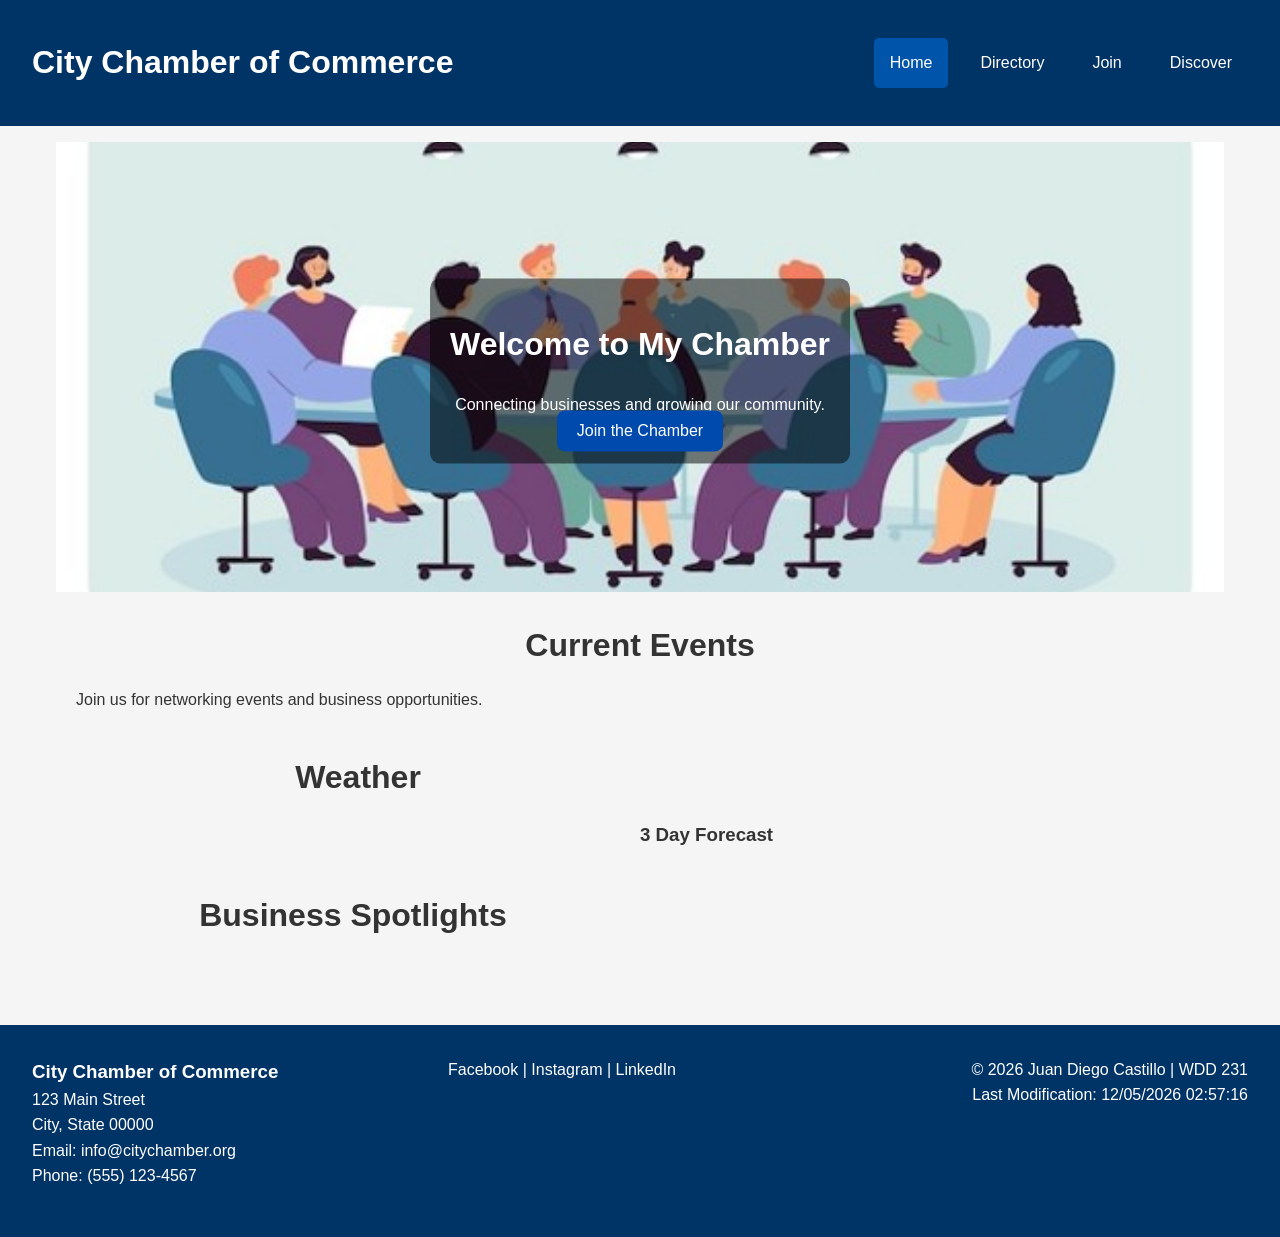
<file: chamber/index.html>
<!DOCTYPE html>
<html lang="en">
<head>
    <meta charset="UTF-8">
    <meta name="viewport" content="width=device-width, initial-scale=1.0">

    <title>Chamber of Commerce | Directory</title>

    <meta name="description" content="Directory of businesses that belong to the Chamber of Commerce.">
    <meta name="author" content="Juan Diego Castillo">

    <!-- Open Graph / Facebook -->
    <meta property="og:title" content="City Chamber of Commerce Home">
    <meta property="og:description" content="Connect with local businesses and community events.">
    <meta property="og:url" content="https://Juan2099.github.io/wdd231/chamber/">
    <meta property="og:image" content="images/plazaLima.jpg">
    <meta property="og:type" content="website">

    <!-- Favicon -->
    <link rel="icon" href="images/favicon.png">

    <!-- CSS -->
    <link rel="stylesheet" href="css/normalize.css">
    <link rel="stylesheet" href="css/small.css">
    <link rel="stylesheet" href="css/larger.css">

    <!-- JavaScript -->
    <script src="js/directory.js" defer></script>
    <script src="js/date.js" defer></script>
    <script src="js/weather.js" defer></script>
    <script src="js/spotlight.js" defer></script>
</head>

<body>

    <header>
        <div class="logo">
            <h1>City Chamber of Commerce</h1>
        </div>

        <nav>
            <ul class="navigation">
                <li><a href="index.html"  class="active">Home</a></li>
                <li><a href="directory.html">Directory</a></li>
                <li><a href="join.html">Join</a></li>
                <li><a href="discover.html">Discover</a></li>
            </ul>
        </nav>
    </header>

    <main>

        <!-- Hero -->
        <section class="hero">
            <img src="images/hero.jpg" alt="Chamber business community">
            
            <div class="hero-text">
                <h1>Welcome to My Chamber</h1>
                <p>Connecting businesses and growing our community.</p>

                <a href="join.html" class="cta">
                    Join the Chamber
                </a>
            </div>
        </section>


        <!-- Events -->
        <section class="events">
            <h2>Current Events</h2>

            <p>
                Join us for networking events and business opportunities.
            </p>
        </section>


        <!-- Weather -->
        <section class="weather">
            <h2>Weather</h2>

            <p id="current-temp"></p>
            <p id="weather-desc"></p>

            <h3>3 Day Forecast</h3>

            <div id="forecast"></div>

        </section>


        <!-- Spotlights -->
        <section class="spotlights">

            <h2>Business Spotlights</h2>

            <div id="spotlight-container"></div>

        </section>


    </main>

    <footer>

        <div class="contact-info">
            <h3>City Chamber of Commerce</h3>
            <p>123 Main Street</p>
            <p>City, State 00000</p>
            <p>Email: info@citychamber.org</p>
            <p>Phone: (555) 123-4567</p>
        </div>

        <div class="social">
            <a href="#">Facebook</a> |
            <a href="#">Instagram</a> |
            <a href="#">LinkedIn</a>
        </div>

        <div class="developer-info">
            <p>
                &copy;
                <span id="year"></span>
                Juan Diego Castillo | WDD 231
            </p>

            <p id="lastModified"></p>
        </div>

    </footer>

</body>
</html>
</file>
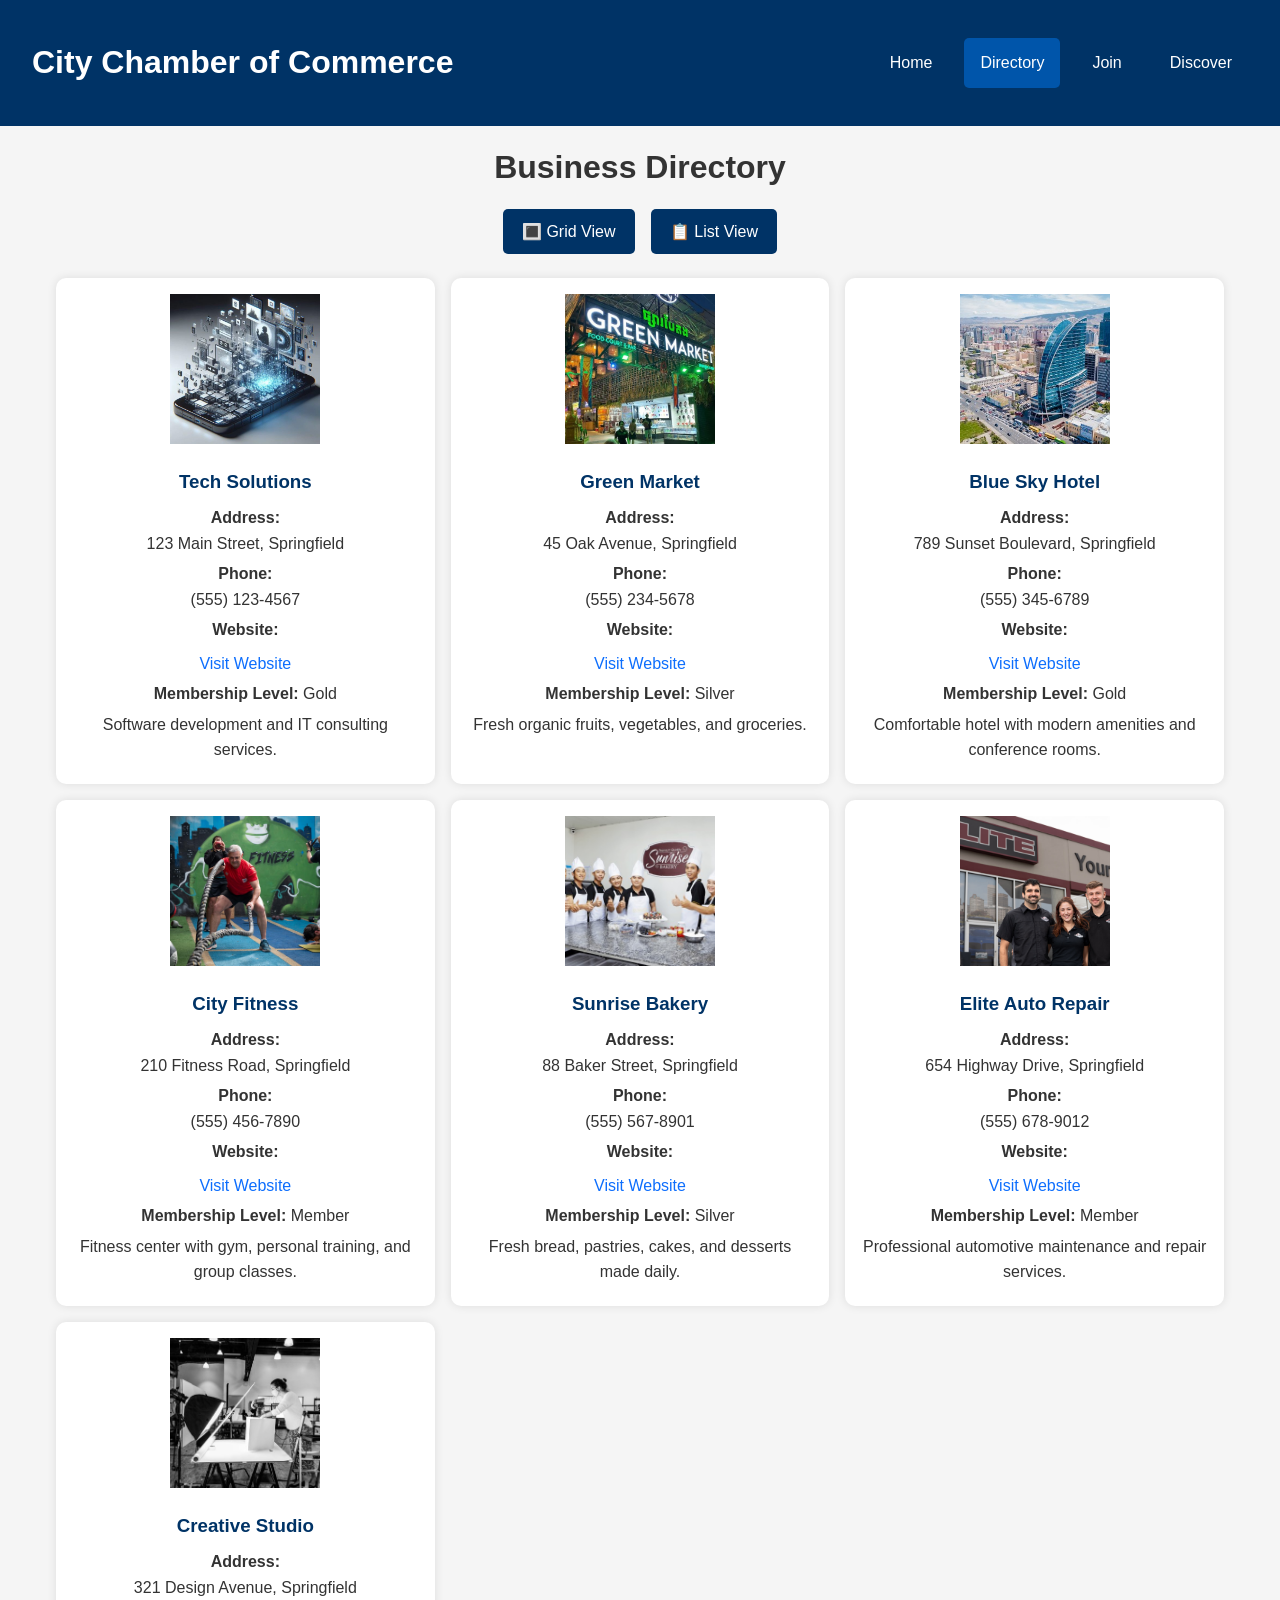
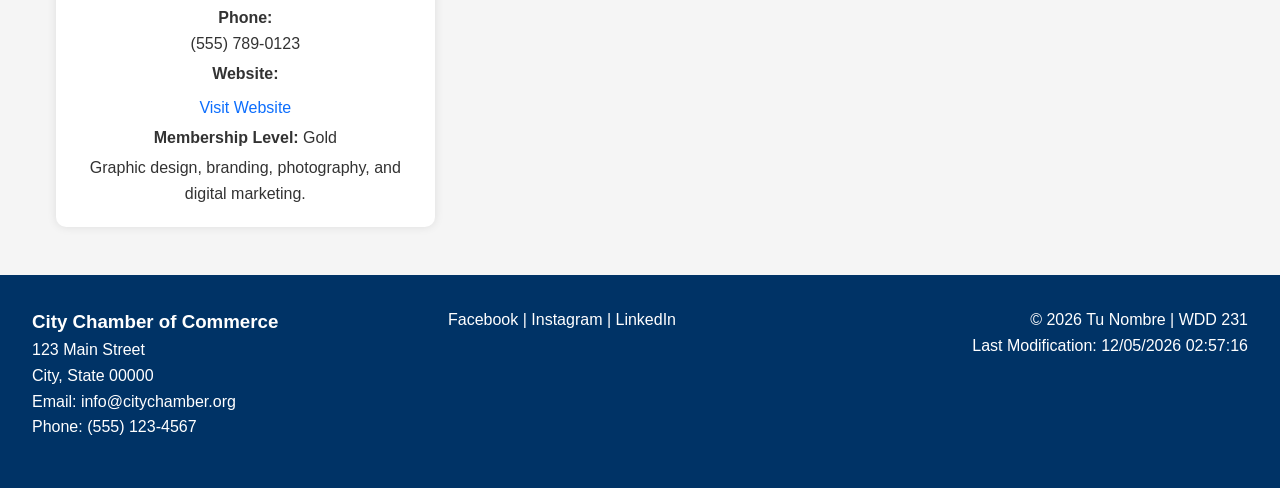
<file: chamber/directory.html>
<!DOCTYPE html>
<html lang="en">
<head>
    <meta charset="UTF-8">
    <meta name="viewport" content="width=device-width, initial-scale=1.0">

    <title>Chamber of Commerce | Directory</title>

    <meta name="description" content="Directory of businesses that belong to the Chamber of Commerce.">
    <meta name="author" content="Juan Diego Castillo">

    <!-- Open Graph / Facebook -->
    <meta property="og:title" content="Chamber of Commerce Directory">
    <meta property="og:description" content="Explore businesses that are members of our Chamber of Commerce.">
    <meta property="og:image" content="images/plazaLima.jpg">
    <meta property="og:url" content="https://tuusuario.github.io/wdd231/chamber/directory.html">
    <meta property="og:type" content="website">

    <!-- Favicon -->
    <link rel="icon" href="images/favicon.png">

    <!-- CSS -->
    <link rel="stylesheet" href="css/normalize.css">
    <link rel="stylesheet" href="css/small.css">
    <link rel="stylesheet" href="css/larger.css">

    <!-- JavaScript -->
    <script src="js/directory.js" defer></script>
    <script src="js/date.js" defer></script>
</head>

<body>

    <header>
        <div class="logo">
            <h1>City Chamber of Commerce</h1>
        </div>

        <nav>
            <ul class="navigation">
                <li><a href="index.html">Home</a></li>
                <li><a href="directory.html" class="active">Directory</a></li>
                <li><a href="join.html">Join</a></li>
                <li><a href="discover.html">Discover</a></li>
            </ul>
        </nav>
    </header>

    <main>

        <h2>Business Directory</h2>

        <div class="view-buttons">
            <button id="grid">🔳 Grid View</button>
            <button id="list">📋 List View</button>
        </div>

        <section id="members" class="grid">

            <!-- Las tarjetas se crean desde JavaScript -->

        </section>

    </main>

    <footer>

        <div class="contact-info">
            <h3>City Chamber of Commerce</h3>
            <p>123 Main Street</p>
            <p>City, State 00000</p>
            <p>Email: info@citychamber.org</p>
            <p>Phone: (555) 123-4567</p>
        </div>

        <div class="social">
            <a href="#">Facebook</a> |
            <a href="#">Instagram</a> |
            <a href="#">LinkedIn</a>
        </div>

        <div class="developer-info">
            <p>
                &copy;
                <span id="year"></span>
                Tu Nombre | WDD 231
            </p>

            <p id="lastModified"></p>
        </div>

    </footer>

</body>
</html>
</file>
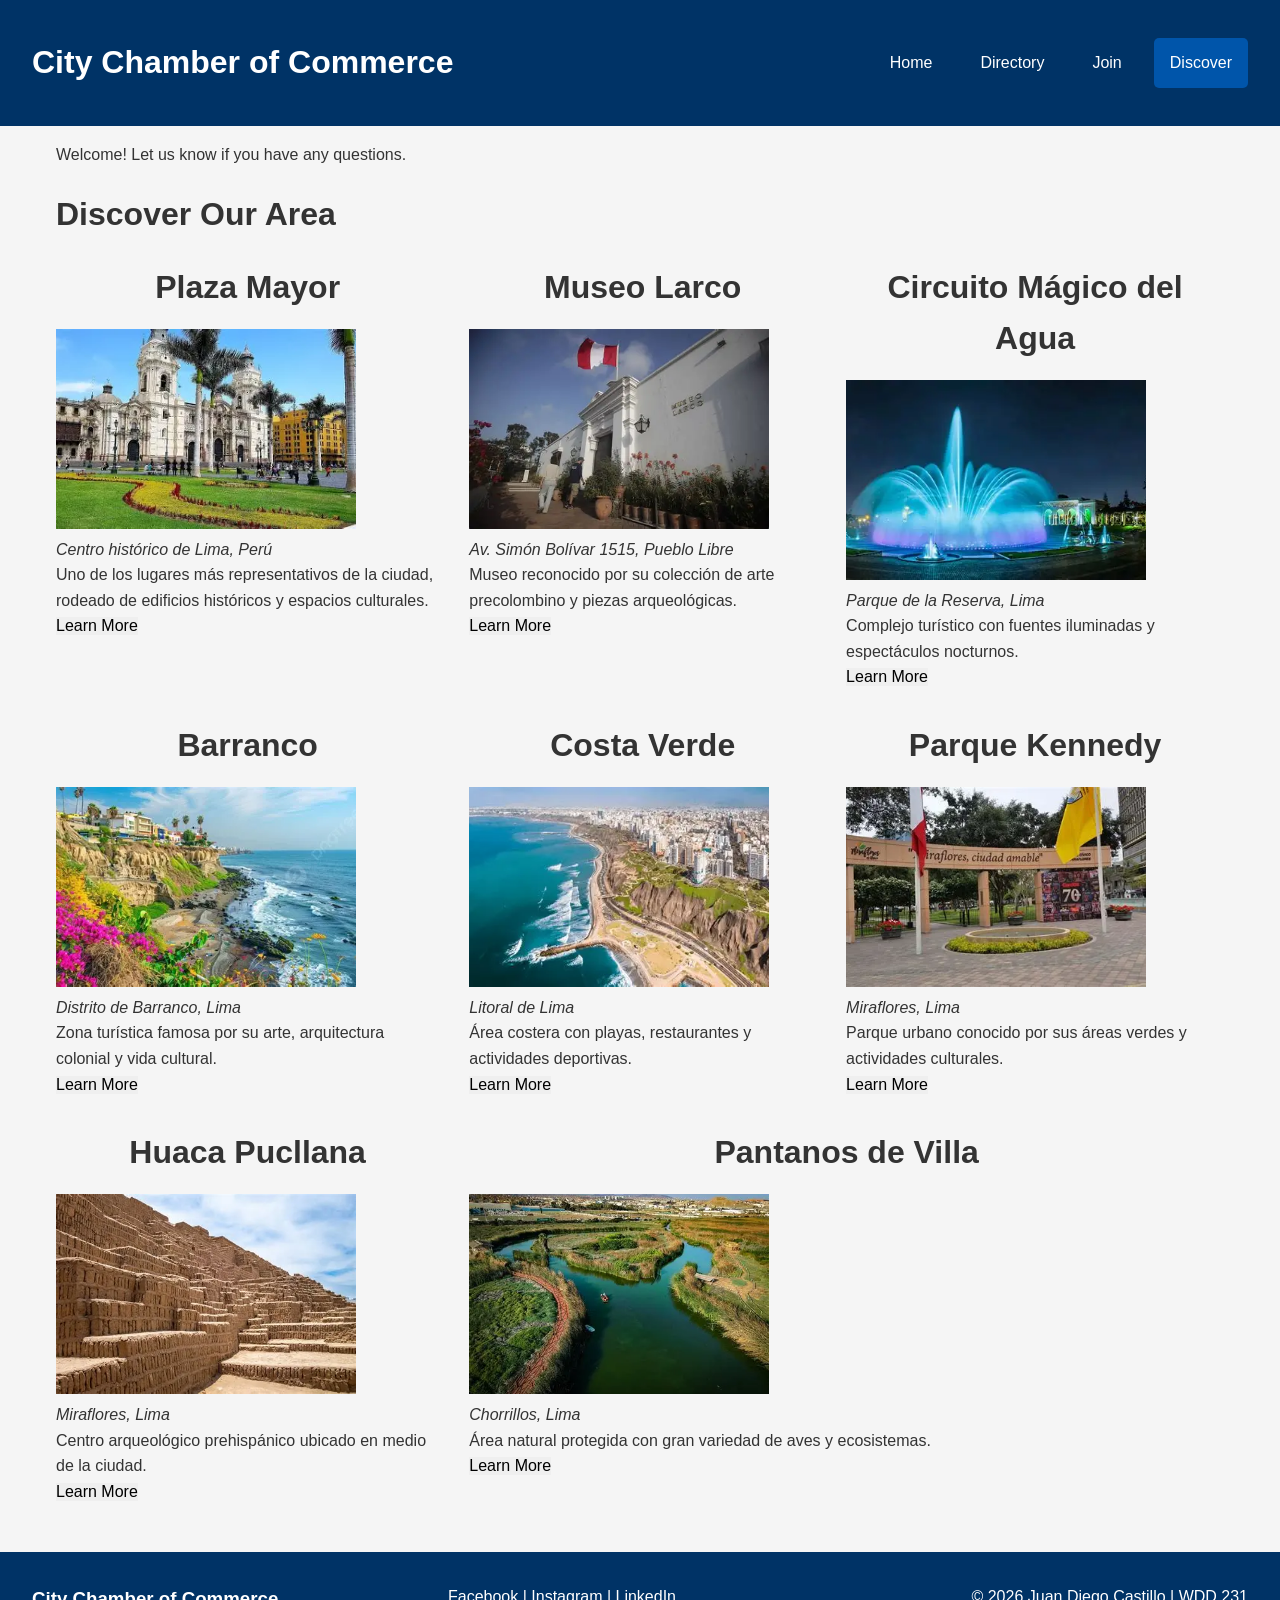
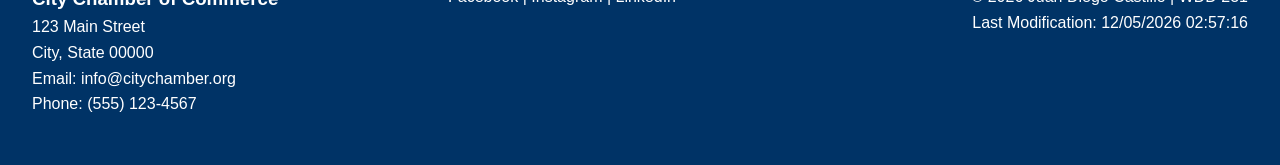
<file: chamber/discover.html>
<!DOCTYPE html>
<html lang="en">

<head>
    <meta charset="UTF-8">
    <meta name="viewport" content="width=device-width, initial-scale=1.0">

    <title>Chamber of Commerce | Discover</title>

    <meta name="description" content="Directory of businesses that belong to the Chamber of Commerce.">
    <meta name="author" content="Juan Diego Castillo">

    <!-- Open Graph / Facebook -->
    <meta property="og:title" content="Chamber of Commerce Discover">
    <meta property="og:description" content="Explore businesses that are members of our Chamber of Commerce.">
    <meta property="og:image" content="images/plazaLima.jpg">
    <meta property="og:url" content="https://Juan2099.github.io/wdd231/chamber/directory.html">
    <meta property="og:type" content="website">

    <!-- Favicon -->
    <link rel="icon" href="images/favicon.png">

    <!-- CSS -->
    <link rel="stylesheet" href="css/normalize.css">
    <link rel="stylesheet" href="css/small.css">
    <link rel="stylesheet" href="css/larger.css">

    <!-- JavaScript -->
    <script src="js/directory.js" defer></script>
    <script src="js/date.js" defer></script>
    <script type="module" src="js/discover.js"></script>

</head>


<body>

    <header>
        <div class="logo">
            <h1>City Chamber of Commerce</h1>
        </div>

        <nav>
            <ul class="navigation">
                <li><a href="index.html">Home</a></li>
                <li><a href="directory.html">Directory</a></li>
                <li><a href="join.html">Join</a></li>
                <li><a href="discover.html"  class="active" >Discover</a></li>
            </ul>
        </nav>
    </header>



    <main>

        <section id="visit-message"></section>


        <h1>Discover Our Area</h1>


        <div id="discover-grid">

        </div>


    </main>


    <footer>

        <div class="contact-info">
            <h3>City Chamber of Commerce</h3>
            <p>123 Main Street</p>
            <p>City, State 00000</p>
            <p>Email: info@citychamber.org</p>
            <p>Phone: (555) 123-4567</p>
        </div>

        <div class="social">
            <a href="#">Facebook</a> |
            <a href="#">Instagram</a> |
            <a href="#">LinkedIn</a>
        </div>

        <div class="developer-info">
            <p>
                &copy;
                <span id="year"></span>
                Juan Diego Castillo | WDD 231
            </p>

            <p id="lastModified"></p>
        </div>

    </footer>


</body>

</html>
</file>
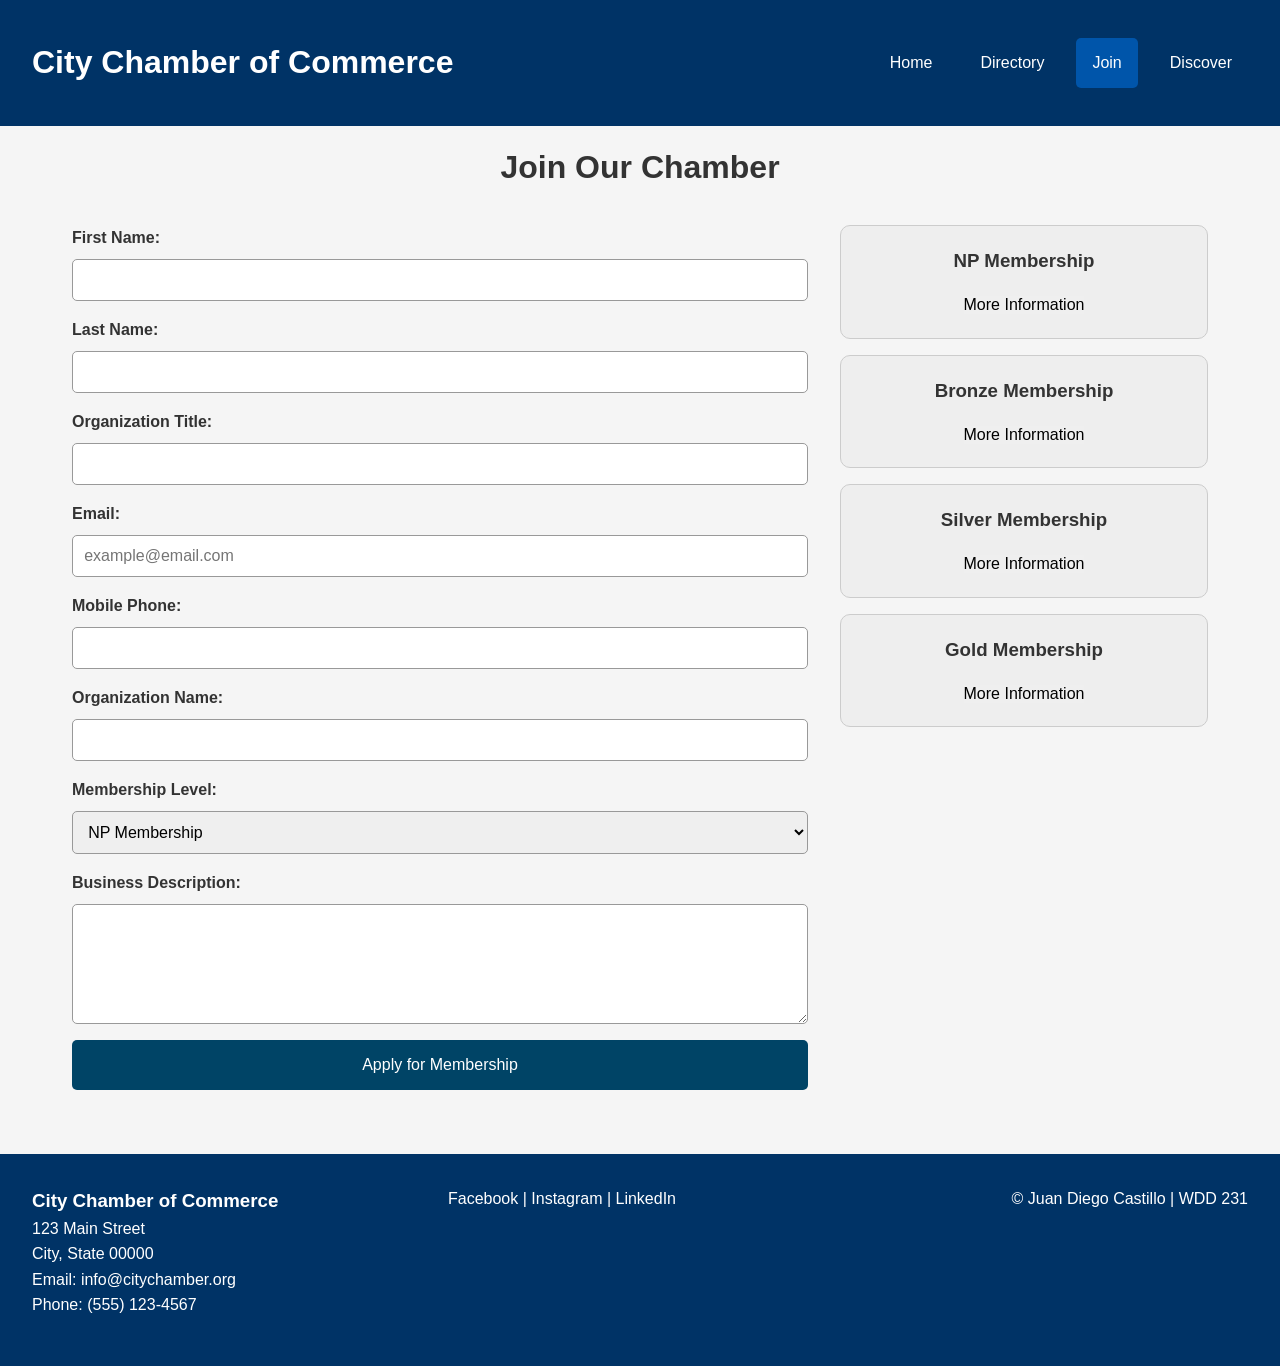
<file: chamber/join.html>
<!DOCTYPE html>
<html lang="en">

<head>
    <meta charset="UTF-8">
    <meta name="viewport" content="width=device-width, initial-scale=1.0">

    <title>Join Chamber</title>

    <!-- CSS -->
    <link rel="stylesheet" href="css/normalize.css">
    <link rel="stylesheet" href="css/small.css">
    <link rel="stylesheet" href="css/larger.css">
</head>


<body>

    <header>
       <h1>City Chamber of Commerce</h1>

        <nav>
            <ul class="navigation">
                <li><a href="index.html">Home</a></li>
                <li><a href="directory.html" >Directory</a></li>
                <li><a href="join.html"  class="active">Join</a></li>
                <li><a href="discover.html">Discover</a></li>
            </ul>
        </nav>
    </header>


    <main>

        <h2>Join Our Chamber</h2>


        <div class="join-container">


            <!-- FORMULARIO -->

            <form method="get" action="thankyou.html">


                <label>
                    First Name:
                    <input type="text" name="first" title="Applicant first name" autocomplete="given-name" required>
                </label>


                <label>
                    Last Name:
                    <input type="text" name="last" title="Applicant last name" autocomplete="family-name" required>
                </label>


                <label>
                    Organization Title:

                    <input type="text" name="organization-title" title="Organization title"
                        autocomplete="organization-title" pattern="[A-Za-z -]{7,}">
                </label>



                <label>
                    Email:

                    <input type="email" name="email" title="Email address" autocomplete="email"
                        placeholder="example@email.com" required>

                </label>



                <label>
                    Mobile Phone:

                    <input type="tel" name="phone" title="Mobile phone number" autocomplete="tel" required>

                </label>



                <label>
                    Organization Name:

                    <input type="text" name="organization" title="Organization name" autocomplete="organization"
                        required>

                </label>



                <label>
                    Membership Level:

                    <select name="membership">

                        <option value="np">
                            NP Membership
                        </option>

                        <option value="bronze">
                            Bronze Membership
                        </option>

                        <option value="silver">
                            Silver Membership
                        </option>

                        <option value="gold">
                            Gold Membership
                        </option>

                    </select>

                </label>




                <label>
                    Business Description:

                    <textarea name="description" title="Organization description">
</textarea>

                </label>




                <input type="hidden" name="timestamp" id="timestamp">



                <input type="submit" value="Apply for Membership">


            </form>



            <!-- MEMBERSHIP CARDS -->

            <section class="membership-cards">

    <div class="card">
        <h3>NP Membership</h3>
        <button id="openNp">More Information</button>
    </div>


    <div class="card">
        <h3>Bronze Membership</h3>
        <button id="openBronze">More Information</button>
    </div>


    <div class="card">
        <h3>Silver Membership</h3>
        <button id="openSilver">More Information</button>
    </div>


    <div class="card">
        <h3>Gold Membership</h3>
        <button id="openGold">More Information</button>
    </div>

</section>


        </div>


    </main>

   <!-- NP MODAL -->

<div id="npModal" class="modal">

    <div class="modal-content">

        <button id="closeNp">X</button>

        <h2>NP Membership</h2>

        <p>
        For nonprofit organizations. No membership fee.
        </p>

    </div>

</div>



<!-- BRONZE MODAL -->

<div id="bronzeModal" class="modal">

    <div class="modal-content">

        <button id="closeBronze">X</button>

        <h2>Bronze Membership</h2>

        <p>
        Includes networking and training opportunities.
        </p>

    </div>

</div>




<!-- SILVER MODAL -->

<div id="silverModal" class="modal">

    <div class="modal-content">

        <button id="closeSilver">X</button>

        <h2>Silver Membership</h2>

        <p>
        Includes advertising and special events.
        </p>

    </div>

</div>




<!-- GOLD MODAL -->

<div id="goldModal" class="modal">

    <div class="modal-content">

        <button id="closeGold">X</button>

        <h2>Gold Membership</h2>

        <p>
        Includes premium advertising and maximum benefits.
        </p>

    </div>

</div>

    <footer>

        <div class="contact-info">
            <h3>City Chamber of Commerce</h3>
            <p>123 Main Street</p>
            <p>City, State 00000</p>
            <p>Email: info@citychamber.org</p>
            <p>Phone: (555) 123-4567</p>
        </div>

        <div class="social">
            <a href="#">Facebook</a> |
            <a href="#">Instagram</a> |
            <a href="#">LinkedIn</a>
        </div>

        <div class="developer-info">
            <p>
                &copy;
                <span id="year"></span>
                Juan Diego Castillo | WDD 231
            </p>

            <p id="lastModified"></p>
        </div>

    </footer>



    <script>

        document.querySelector("#timestamp").value =
            new Date();

 


const npModal = document.getElementById("npModal");
const bronzeModal = document.getElementById("bronzeModal");
const silverModal = document.getElementById("silverModal");
const goldModal = document.getElementById("goldModal");



document.getElementById("openNp").onclick = function(){
    npModal.style.display = "block";
}


document.getElementById("openBronze").onclick = function(){
    bronzeModal.style.display = "block";
}


document.getElementById("openSilver").onclick = function(){
    silverModal.style.display = "block";
}


document.getElementById("openGold").onclick = function(){
    goldModal.style.display = "block";
}





document.getElementById("closeNp").onclick = function(){
    npModal.style.display = "none";
}


document.getElementById("closeBronze").onclick = function(){
    bronzeModal.style.display = "none";
}


document.getElementById("closeSilver").onclick = function(){
    silverModal.style.display = "none";
}


document.getElementById("closeGold").onclick = function(){
    goldModal.style.display = "none";
}



</script>
</body>

</html>
</file>
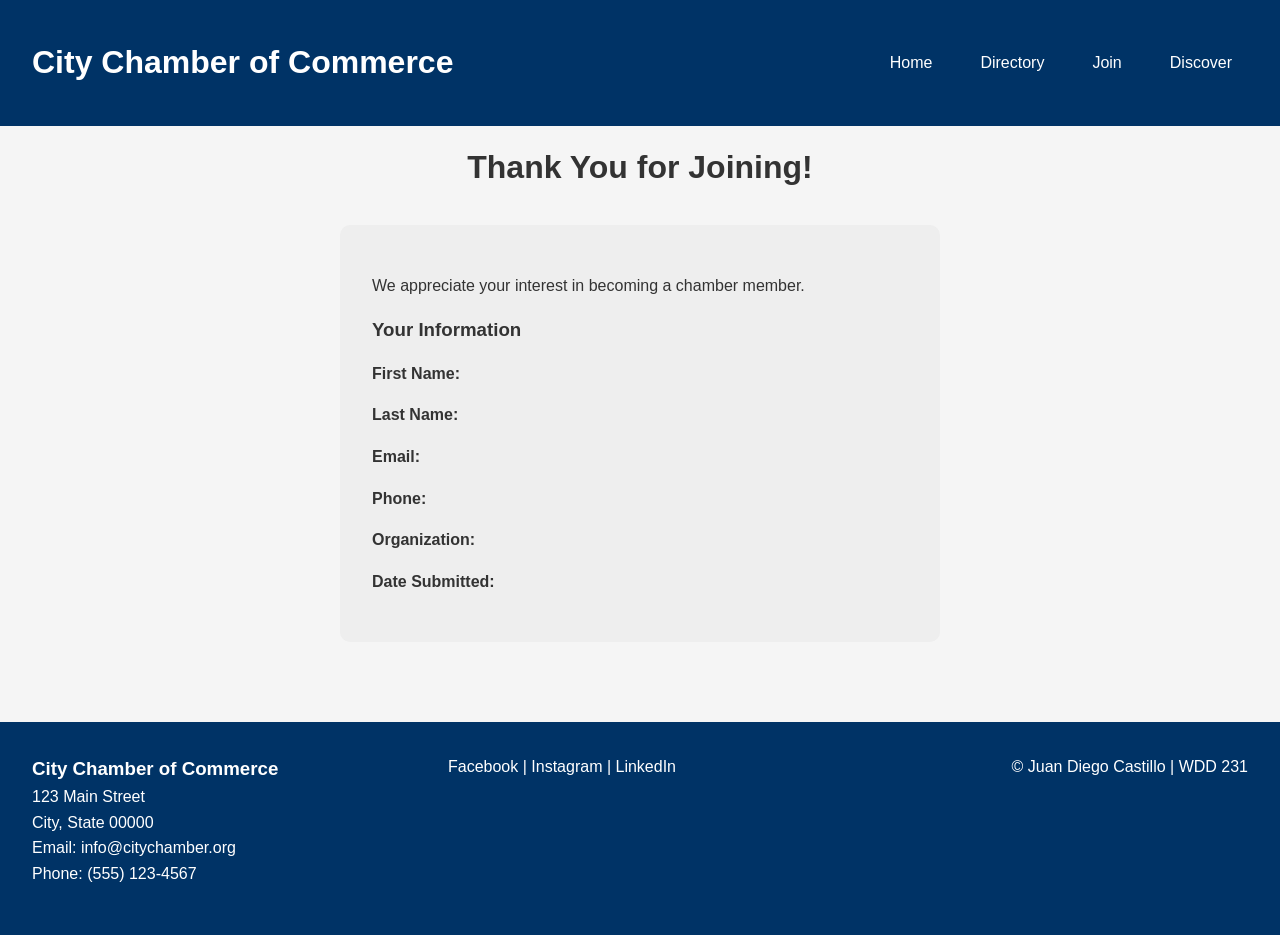
<file: chamber/thankyou.html>
<!DOCTYPE html>
<html lang="en">

<head>

    <meta charset="UTF-8">

    <meta name="viewport" content="width=device-width, initial-scale=1.0">

    <title>Thank You</title>

    <!-- CSS -->
    <link rel="stylesheet" href="css/normalize.css">
    <link rel="stylesheet" href="css/small.css">
    <link rel="stylesheet" href="css/larger.css">

</head>


<body>


    <header>

        <h1>City Chamber of Commerce</h1>


        <nav>
            <ul class="navigation">
                <li><a href="index.html">Home</a></li>
                <li><a href="directory.html">Directory</a></li>
                <li><a href="join.html">Join</a></li>
                <li><a href="discover.html">Discover</a></li>
            </ul>
        </nav>


    </header>



    <main>


        <h2>Thank You for Joining!</h2>


        <section class="thankyou-box">


            <p>
                We appreciate your interest in becoming a chamber member.
            </p>


            <h3>Your Information</h3>


            <p>
                <strong>First Name:</strong>
                <span id="first"></span>
            </p>


            <p>
                <strong>Last Name:</strong>
                <span id="last"></span>
            </p>


            <p>
                <strong>Email:</strong>
                <span id="email"></span>
            </p>


            <p>
                <strong>Phone:</strong>
                <span id="phone"></span>
            </p>


            <p>
                <strong>Organization:</strong>
                <span id="organization"></span>
            </p>


            <p>
                <strong>Date Submitted:</strong>
                <span id="timestamp"></span>
            </p>


        </section>



    </main>




    <footer>

        <div class="contact-info">
            <h3>City Chamber of Commerce</h3>
            <p>123 Main Street</p>
            <p>City, State 00000</p>
            <p>Email: info@citychamber.org</p>
            <p>Phone: (555) 123-4567</p>
        </div>

        <div class="social">
            <a href="#">Facebook</a> |
            <a href="#">Instagram</a> |
            <a href="#">LinkedIn</a>
        </div>

        <div class="developer-info">
            <p>
                &copy;
                <span id="year"></span>
                Juan Diego Castillo | WDD 231
            </p>

            <p id="lastModified"></p>
        </div>

    </footer>





    <script>


        const params = new URLSearchParams(window.location.search);



        document.querySelector("#first").textContent =
            params.get("first");


        document.querySelector("#last").textContent =
            params.get("last");


        document.querySelector("#email").textContent =
            params.get("email");


        document.querySelector("#phone").textContent =
            params.get("phone");


        document.querySelector("#organization").textContent =
            params.get("organization");


        document.querySelector("#timestamp").textContent =
            params.get("timestamp");



    </script>



</body>

</html>
</file>
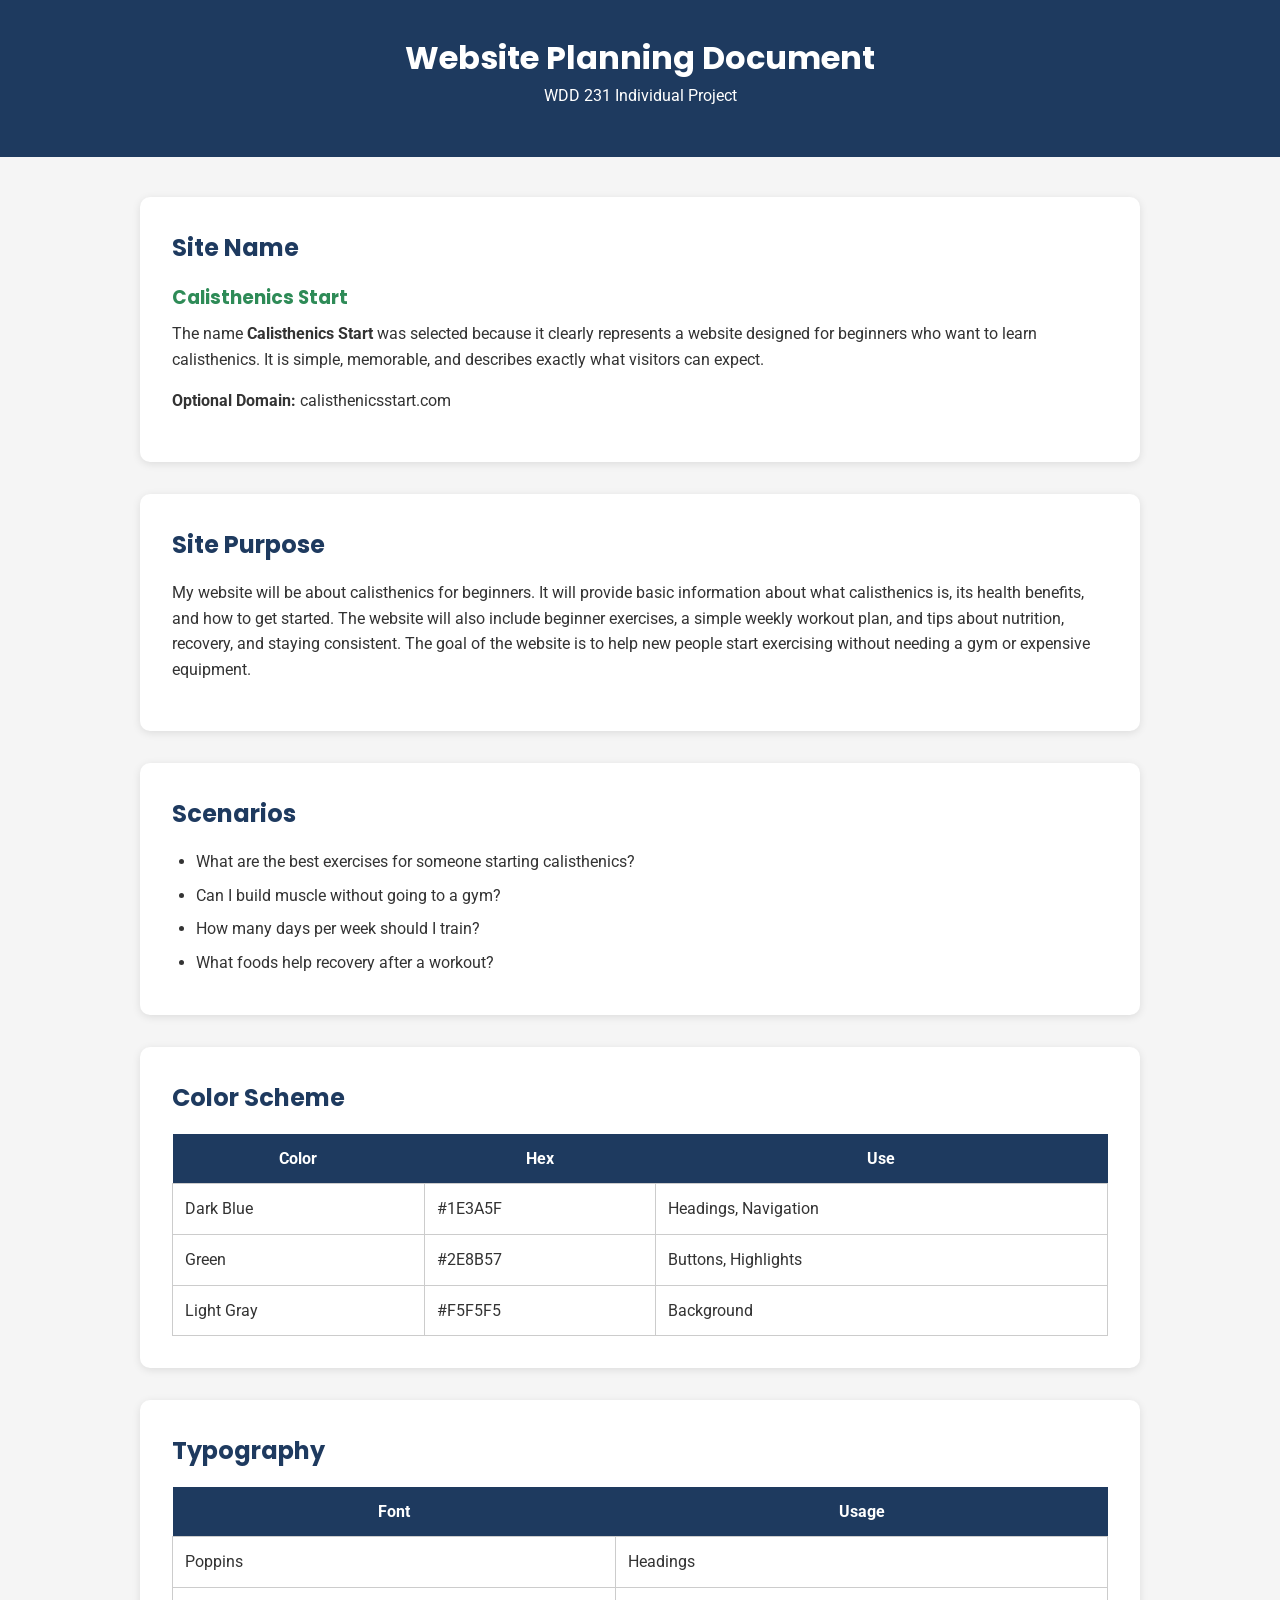
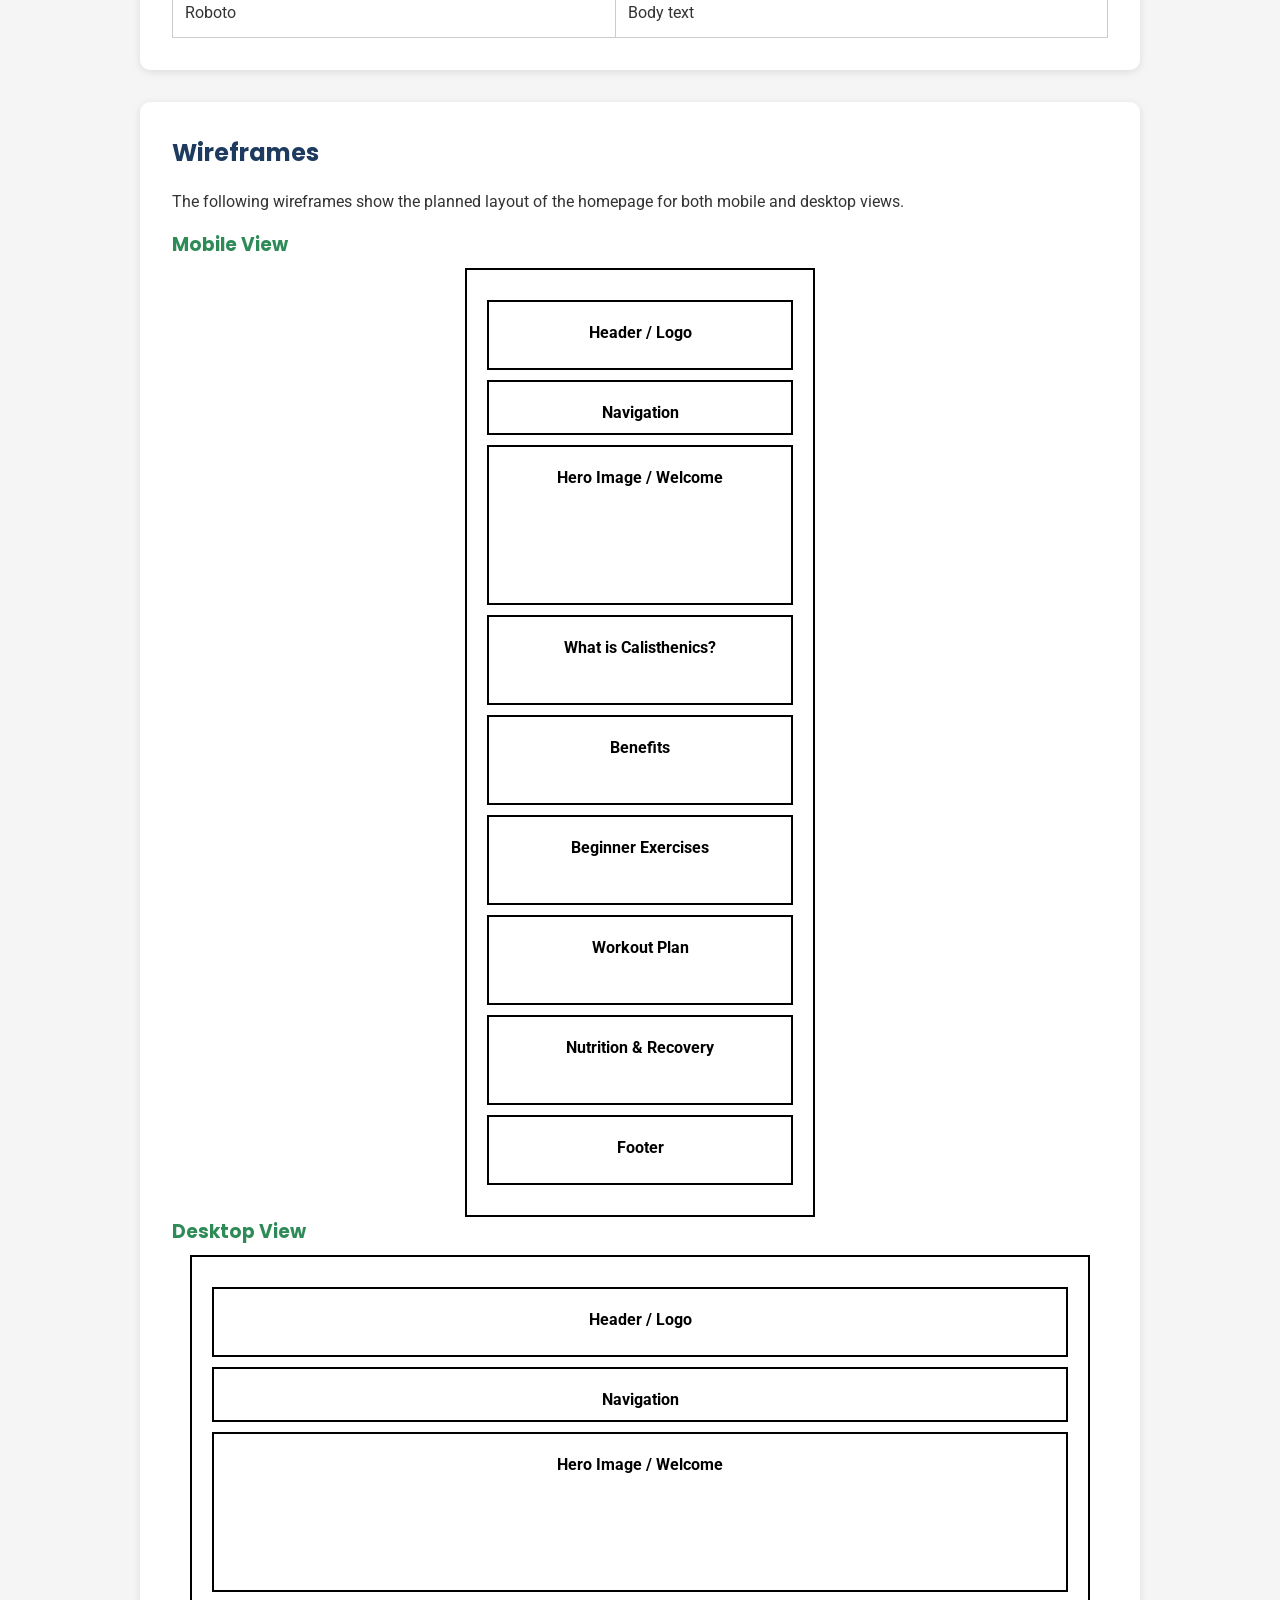
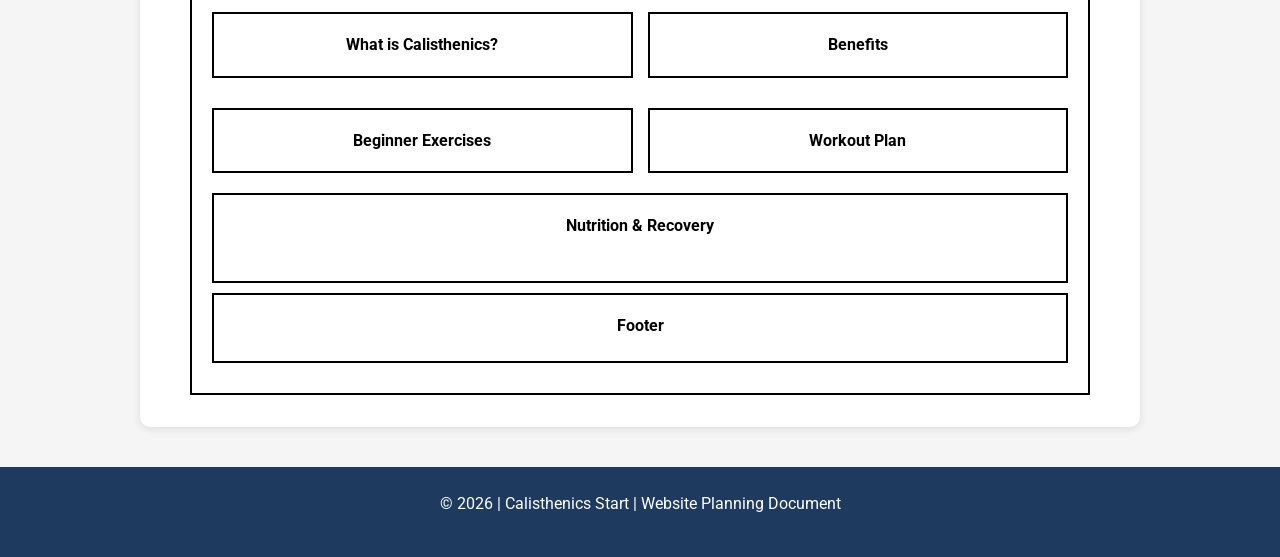
<file: project/site-plan.html>
<!DOCTYPE html>
<html lang="en">
<head>
    <meta charset="UTF-8">
    <meta name="description" content="Website planning document for Calisthenics Start">
    <meta name="viewport" content="width=device-width, initial-scale=1.0">

    <title>Calisthenics Start - Site Plan</title>

    <!-- Google Fonts -->
    <link rel="preconnect" href="https://fonts.googleapis.com">
    <link rel="preconnect" href="https://fonts.gstatic.com" crossorigin>

    <link href="https://fonts.googleapis.com/css2?family=Poppins:wght@400;600;700&family=Roboto:wght@400;500&display=swap" rel="stylesheet">

    <link rel="stylesheet" href="styles/site-plan.css">
</head>

<body>

<header>

    <h1>Website Planning Document</h1>
    <p>WDD 231 Individual Project</p>

</header>

<main>

<section>

    <h2>Site Name</h2>

    <h3>Calisthenics Start</h3>

    <p>
        The name <strong>Calisthenics Start</strong> was selected because it clearly
        represents a website designed for beginners who want to learn
        calisthenics. It is simple, memorable, and describes exactly what
        visitors can expect.
    </p>

    <p><strong>Optional Domain:</strong> calisthenicsstart.com</p>

</section>

<section>

    <h2>Site Purpose</h2>

    <p>
        My website will be about calisthenics for beginners. It will provide
        basic information about what calisthenics is, its health benefits,
        and how to get started. The website will also include beginner
        exercises, a simple weekly workout plan, and tips about nutrition,
        recovery, and staying consistent. The goal of the website is to help
        new people start exercising without needing a gym or expensive
        equipment.
    </p>

</section>

<section>

    <h2>Scenarios</h2>

    <ul>
        <li>What are the best exercises for someone starting calisthenics?</li>
        <li>Can I build muscle without going to a gym?</li>
        <li>How many days per week should I train?</li>
        <li>What foods help recovery after a workout?</li>
    </ul>

</section>

<section>

    <h2>Color Scheme</h2>

    <table>

        <tr>
            <th>Color</th>
            <th>Hex</th>
            <th>Use</th>
        </tr>

        <tr>
            <td>Dark Blue</td>
            <td>#1E3A5F</td>
            <td>Headings, Navigation</td>
        </tr>

        <tr>
            <td>Green</td>
            <td>#2E8B57</td>
            <td>Buttons, Highlights</td>
        </tr>

        <tr>
            <td>Light Gray</td>
            <td>#F5F5F5</td>
            <td>Background</td>
        </tr>

    </table>

</section>

<section>

    <h2>Typography</h2>

    <table>

        <tr>
            <th>Font</th>
            <th>Usage</th>
        </tr>

        <tr>
            <td>Poppins</td>
            <td>Headings</td>
        </tr>

        <tr>
            <td>Roboto</td>
            <td>Body text</td>
        </tr>

    </table>

</section>

<section>

    <h2>Wireframes</h2>

    <p>
        The following wireframes show the planned layout of the homepage for
        both mobile and desktop views.
    </p>

    <h3>Mobile View</h3>

    <div class="wireframe mobile">

        <div class="wf-header">Header / Logo</div>

        <div class="wf-nav">Navigation</div>

        <div class="wf-hero">Hero Image / Welcome</div>

        <div class="wf-section">What is Calisthenics?</div>

        <div class="wf-section">Benefits</div>

        <div class="wf-section">Beginner Exercises</div>

        <div class="wf-section">Workout Plan</div>

        <div class="wf-section">Nutrition & Recovery</div>

        <div class="wf-footer">Footer</div>

    </div>

    <h3>Desktop View</h3>

    <div class="wireframe desktop">

        <div class="wf-header">Header / Logo</div>

        <div class="wf-nav">Navigation</div>

        <div class="wf-hero">Hero Image / Welcome</div>

        <div class="wf-row">

            <div class="wf-box">What is Calisthenics?</div>

            <div class="wf-box">Benefits</div>

        </div>

        <div class="wf-row">

            <div class="wf-box">Beginner Exercises</div>

            <div class="wf-box">Workout Plan</div>

        </div>

        <div class="wf-section">Nutrition & Recovery</div>

        <div class="wf-footer">Footer</div>

    </div>

</section>

</main>

<footer>

    <p>&copy; 2026 | Calisthenics Start | Website Planning Document</p>

</footer>

</body>
</html>
</file>
<file: chamber/css/small.css>
/* ==========================
   GENERAL
========================== */

* {
    margin: 0;
    padding: 0;
    box-sizing: border-box;
}

body {
    font-family: Arial, Helvetica, sans-serif;
    background-color: #f5f5f5;
    color: #333;
    line-height: 1.6;
}

img {
    width: 100%;
    height: auto;
}

a {
    text-decoration: none;
    color: #0d6efd;
}

ul {
    list-style: none;
}

/* ==========================
   HEADER
========================== */

header {
    background-color: #003366;
    color: white;
    padding: 1rem;
    text-align: center;
}

.logo h1 {
    font-size: 1.8rem;
}

nav {
    margin-top: 1rem;
}

.navigation {
    display: flex;
    flex-direction: column;
    gap: .5rem;
}

.navigation a {
    display: block;
    color: white;
    padding: .7rem;
    border-radius: 5px;
}

.navigation a:hover,
.navigation .active {
    background-color: #0055aa;
}

/* ==========================
   MAIN
========================== */

main {
    max-width: 1200px;
    margin: auto;
    padding: 1rem;
}

main h2 {
    text-align: center;
    margin-bottom: 1rem;
}

/* ==========================
   BUTTONS
========================== */

.view-buttons {
    display: flex;
    justify-content: center;
    gap: 1rem;
    margin-bottom: 1.5rem;
}

.view-buttons button {
    padding: .8rem 1.2rem;
    border: none;
    border-radius: 5px;
    background-color: #003366;
    color: white;
    font-size: 1rem;
}

.view-buttons button:hover {
    background-color: #0055aa;
}

/* ==========================
   GRID VIEW
========================== */

.grid {
    display: grid;
    grid-template-columns: 1fr;
    gap: 1rem;
}

.grid section {
    background: white;
    padding: 1rem;
    border-radius: 10px;
    text-align: center;
    box-shadow: 0 0 10px rgba(0,0,0,.1);
}

.grid img {
    width: 120px;
    height: 120px;
    object-fit: cover;
    margin-bottom: 1rem;
}

.grid h3 {
    margin-bottom: .5rem;
    color: #003366;
}

.grid p {
    margin: .3rem 0;
}

.grid a {
    display: inline-block;
    margin-top: .5rem;
}

/* ==========================
   LIST VIEW
========================== */

.list {
    display: flex;
    flex-direction: column;
    gap: .5rem;
}

.list section {
    display: flex;
    flex-direction: column;
    background: white;
    padding: 1rem;
    border-left: 5px solid #003366;
}

.list img {
    display: none;
}

.list h3 {
    color: #003366;
    margin-bottom: .5rem;
}

/* ==========================
   FOOTER
========================== */

footer {
    margin-top: 2rem;
    background-color: #003366;
    color: white;
    text-align: center;
    padding: 2rem 1rem;
}

.contact-info,
.social,
.developer-info {
    margin-bottom: 1rem;
}

.social a {
    color: white;
}

.social a:hover {
    text-decoration: underline;
}

/* Index
   ========================================================================== */

.card {

    border:1px solid #ccc;
    padding:20px;
    text-align:center;
    border-radius:10px;

}


.card img{

    width:120px;
    height:120px;
    object-fit:contain;

}
.hero {
    position: relative;
}

.hero img {
    width:100%;
    height:450px;
    object-fit:cover;
}


.hero-text {
    position:absolute;
    top:50%;
    left:50%;
    transform:translate(-50%,-50%);
    text-align:center;
    color:white;
    background:rgba(0,0,0,0.5);
    padding:20px;
    border-radius:10px;
}


.cta {
    background:#004aad;
    color:white;
    padding:12px 20px;
    border-radius:8px;
    text-decoration:none;
}


.events,
.weather,
.spotlights {
    padding:20px;
}

#discover-grid{

display:grid;

grid-template-areas:

"card1 card2"
"card3 card4"
"card5 card6"
"card7 card8";

gap:20px;

}


article:nth-child(1){
grid-area:card1;
}

article:nth-child(2){
grid-area:card2;
}

article:nth-child(3){
grid-area:card3;
}

article:nth-child(4){
grid-area:card4;
}

article:nth-child(5){
grid-area:card5;
}

article:nth-child(6){
grid-area:card6;
}

article:nth-child(7){
grid-area:card7;
}

article:nth-child(8){
grid-area:card8;
}
</file>
<file: chamber/css/larger.css>
/* ==========================================
   LARGER.CSS
   Styles for screens 768px and larger
========================================== */

@media screen and (min-width: 768px) {

    /* ---------- Header ---------- */

    header {
        display: flex;
        justify-content: space-between;
        align-items: center;
        padding: 1rem 2rem;
    }

    .logo h1 {
        font-size: 2rem;
    }

    nav {
        margin-top: 0;
    }

    .navigation {
        flex-direction: row;
        gap: 1rem;
    }

    .navigation a {
        padding: .75rem 1rem;
    }

    /* ---------- Main ---------- */

    main h2 {
        font-size: 2rem;
    }

    /* ---------- Grid View ---------- */

    .grid {
        grid-template-columns: repeat(auto-fit, minmax(300px, 1fr));
    }

    .grid section {
        transition: transform .3s ease, box-shadow .3s ease;
    }

    .grid section:hover {
        transform: translateY(-5px);
        box-shadow: 0 8px 20px rgba(0,0,0,.2);
    }

    .grid img {
        width: 150px;
        height: 150px;
    }

    /* ---------- List View ---------- */

    .list section {
        display: grid;
        grid-template-columns: 2fr 2fr 1.5fr 2fr;
        align-items: center;
        gap: 1rem;
    }

    .list h3,
    .list p,
    .list a {
        margin: 0;
    }

    /* ---------- Footer ---------- */

    footer {
        display: grid;
        grid-template-columns: repeat(3, 1fr);
        align-items: start;
        text-align: left;
        gap: 2rem;
        padding: 2rem;
    }

    .developer-info {
        text-align: right;
    }

}

/*Index*/
@media screen and (min-width:700px){

main{
    max-width:1200px;
    margin:auto;
}


.spotlights{
    display:grid;
    grid-template-columns:repeat(auto-fit,minmax(250px,1fr));
    gap:20px;
}


.weather{
    display:grid;
    grid-template-columns:1fr 1fr;
}

}

#discover-grid{


display:grid;


grid-template-areas:

"card1 card2 card3"
"card4 card5 card6"
"card7 card8 card8";


gap:30px;


}


article:nth-child(1){
grid-area:card1;
}

article:nth-child(2){
grid-area:card2;
}

article:nth-child(3){
grid-area:card3;
}

article:nth-child(4){
grid-area:card4;
}

article:nth-child(5){
grid-area:card5;
}

article:nth-child(6){
grid-area:card6;
}

article:nth-child(7){
grid-area:card7;
}

article:nth-child(8){
grid-area:card8;
}



article img:hover{


filter:brightness(80%);

transform:scale(1.05);

transition:0.3s;


}
</file>
<file: project/styles/site-plan.css>
:root{

    --primary:#1E3A5F;
    --secondary:#2E8B57;
    --background:#F5F5F5;
    --text:#333333;

}

*{
    margin:0;
    padding:0;
    box-sizing:border-box;
}

body{

    font-family:'Roboto',sans-serif;
    background:var(--background);
    color:var(--text);
    line-height:1.6;

}

header{

    background:var(--primary);
    color:white;
    text-align:center;
    padding:2rem;

}

main{

    width:90%;
    max-width:1000px;
    margin:40px auto;

}

section{

    background:white;
    margin-bottom:2rem;
    padding:2rem;
    border-radius:10px;
    box-shadow:0 2px 8px rgba(0,0,0,.1);

}

h1,
h2,
h3{

    font-family:'Poppins',sans-serif;

}

h2{

    color:var(--primary);
    margin-bottom:1rem;

}

h3{

    color:var(--secondary);
    margin-bottom:.5rem;

}

p{

    margin-bottom:1rem;

}

ul{

    margin-left:1.5rem;

}

li{

    margin-bottom:.5rem;

}

table{

    width:100%;
    border-collapse:collapse;
    margin-top:1rem;

}

th{

    background:var(--primary);
    color:white;
    padding:12px;

}

td{

    border:1px solid #ccc;
    padding:12px;

}

img{

    width:100%;
    max-width:700px;
    display:block;
    margin:20px auto;
    border:2px solid #ccc;

}

footer{

    text-align:center;
    padding:1.5rem;
    background:var(--primary);
    color:white;

}

/* ========================= */
/* Wireframes */
/* ========================= */

.wireframe{

    border:2px solid #000;
    background:#fff;
    padding:20px;
    margin:20px 0;

}

.wireframe div{

    border:2px solid #000;
    background:#ffffff;
    color:#000;
    text-align:center;
    padding:18px;
    margin:10px 0;
    font-weight:bold;

}

.mobile{

    max-width:350px;
    margin:auto;

}

.desktop{

    max-width:900px;
    margin:auto;

}

.wf-row{

    display:flex;
    gap:15px;
    border:none !important;
    padding:0 !important;
    margin:10px 0;

}

.wf-box{

    flex:1;

}

.wf-header{

    height:70px;

}

.wf-nav{

    height:55px;

}

.wf-hero{

    height:160px;

}

.wf-section{

    height:90px;

}

.wf-footer{

    height:70px;

}

@media (max-width:768px){

    .wf-row{

        flex-direction:column;

    }

}
</file>
